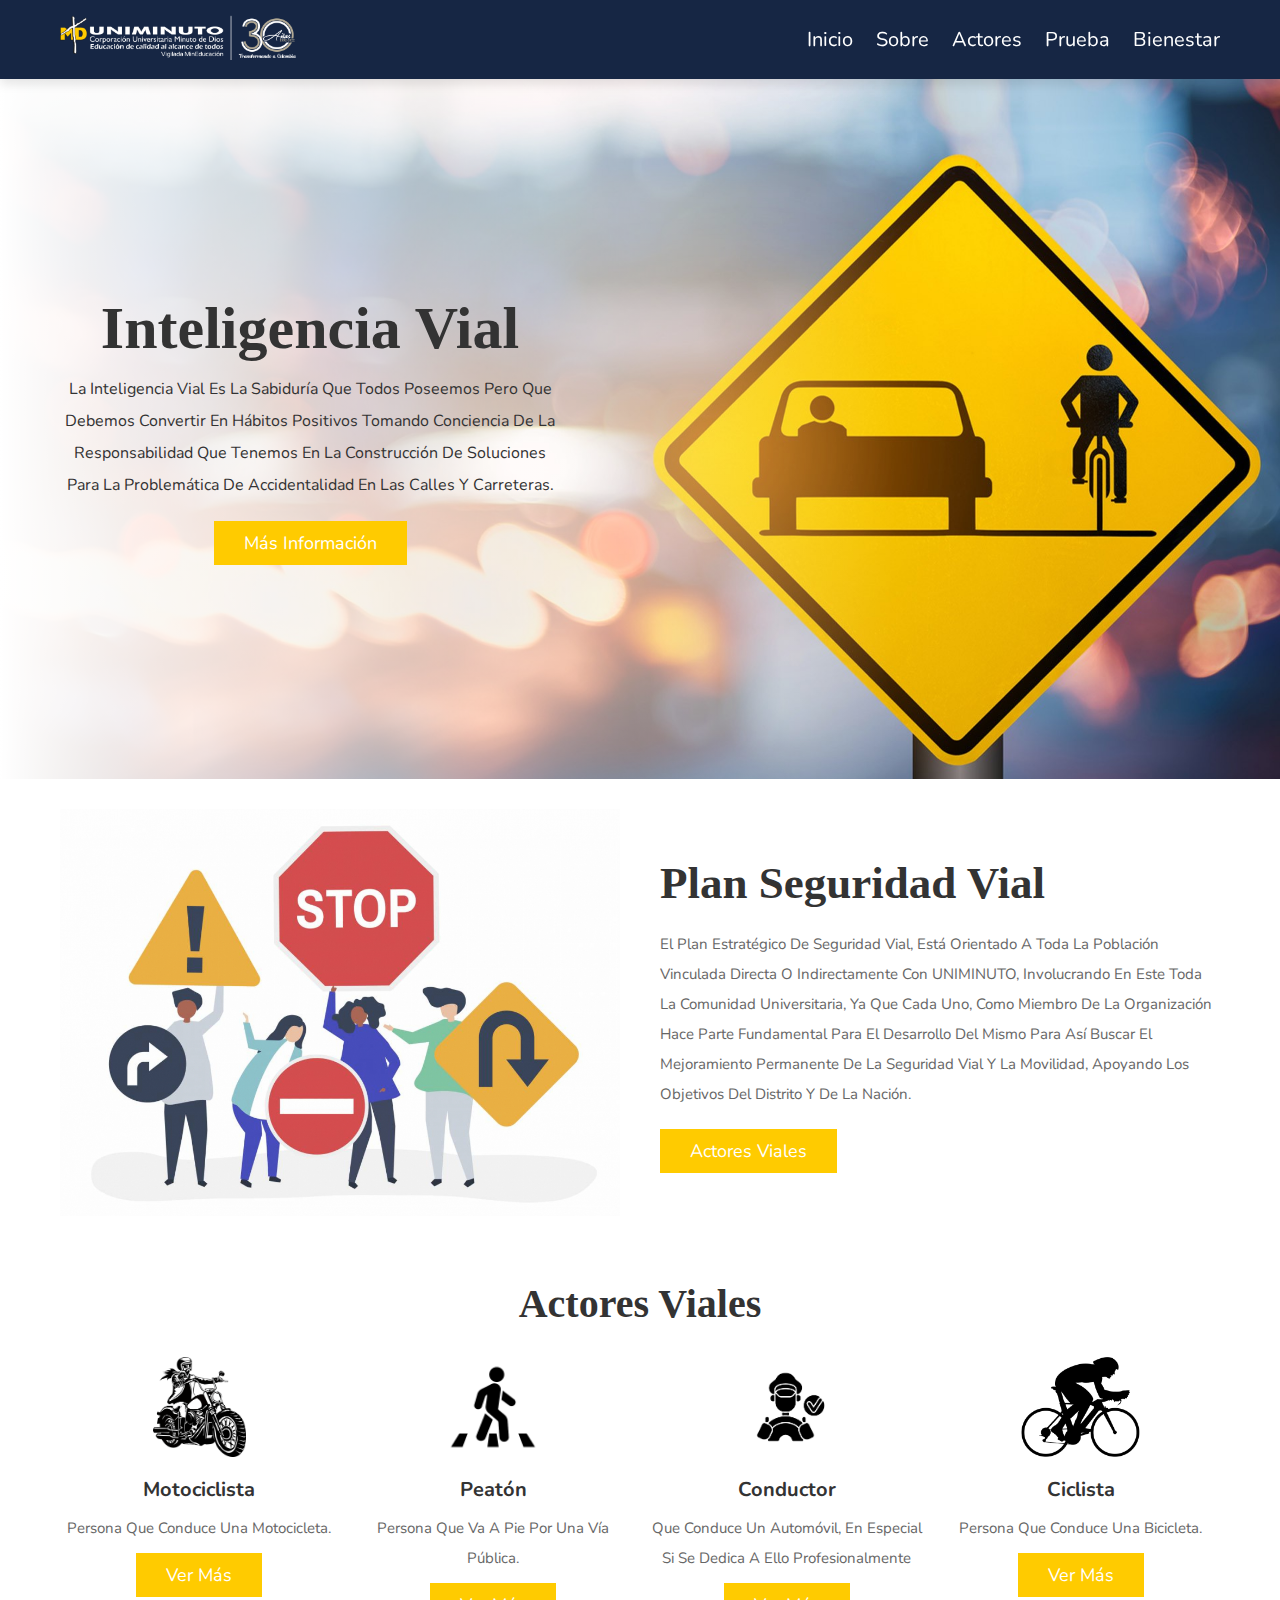
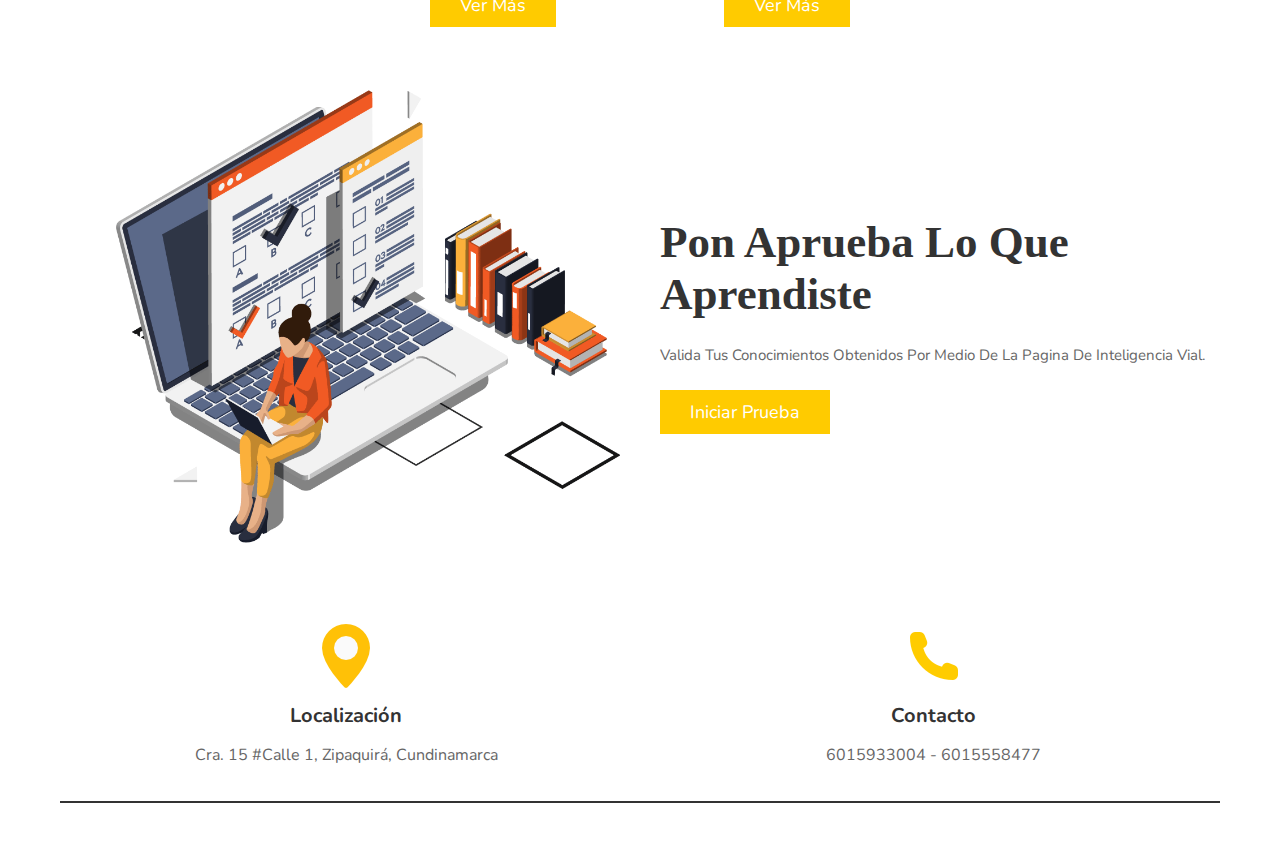
<file: index.html>
<!DOCTYPE html>
<html lang="en">
<head>
   <meta charset="UTF-8">
   <meta http-equiv="X-UA-Compatible" content="IE=edge">
   <meta name="viewport" content="width=device-width, initial-scale=1.0">
   <title>Inteligencia Vial</title>

   <link rel="stylesheet" href="https://cdnjs.cloudflare.com/ajax/libs/font-awesome/6.1.1/css/all.min.css">


   <link rel="stylesheet" href="estilos/style.css">

</head>
<body>
   


<header class="header">

   <section class="flex">

      <a href="#home" class="logo"><img src="imagenes/logo.png" alt=""></a>

      <nav class="navbar">
         <a href="#home">Inicio</a>
         <a href="#about">Sobre</a>
         <a href="#facility">Actores</a>
         <a href="#gallery">Prueba</a>
         <a href="#bien">Bienestar</a>
      </nav>

      <div id="menu-btn" class="fas fa-bars"></div>

   </section>

</header>



<div class="home-bg">

   <section class="home" id="home">

      <div class="content">
         <h3>Inteligencia Vial</h3>
         <p>La inteligencia vial es la sabiduría que todos poseemos pero que debemos convertir en hábitos positivos tomando conciencia de la responsabilidad que tenemos en la construcción de soluciones para la problemática de accidentalidad en las calles y carreteras.</p>
         <a href="#about" class="btn">Más Información</a>
      </div>

   </section>

</div>


<section class="about" id="about">

   <div class="image">
      <img src="imagenes/plan.jpg" alt="">
   </div>

   <div class="content">
      <h3>Plan Seguridad Vial</h3>
      <p>El Plan Estratégico de Seguridad Vial, está orientado a toda la población vinculada directa o
      indirectamente con UNIMINUTO, involucrando en este toda la comunidad universitaria, ya
      que cada uno, como miembro de la organización hace parte fundamental para el desarrollo
      del mismo para así buscar el mejoramiento permanente de la seguridad vial y la movilidad,
      apoyando los objetivos del distrito y de la nación.</p>
      <a href="#facility" class="btn">Actores Viales</a>
   </div>

</section>


<section class="facility" id="facility">

   <div class="heading">
   
      <h3>Actores Viales</h3>
   </div>

   <div class="box-container">

      <div class="box">
         <img src="imagenes/icon-1.jpg" alt="">
         <h3>Motociclista</h3>
         <p>Persona que conduce una motocicleta. </p>
         <a href="paneles/motociclista.html" class="btn">Ver Más</a>
      </div>

      <div class="box">
         <img src="imagenes/icon-2.jpg" alt="">
         <h3>Peatón</h3>
         <p>Persona que va a pie por una vía pública.</p>
         <a href="paneles/peaton.html" class="btn">Ver Más</a>
      </div>

      <div class="box">
         <img src="imagenes/icon-3.jpg" alt="">
         <h3>Conductor</h3>
         <p>Que conduce un automóvil, en especial si se dedica a ello profesionalmente</p>
         <a href="paneles/conductor.html" class="btn">Ver Más</a>
      </div>

      <div class="box">
         <img src="imagenes/icon-4.png" alt="">
         <h3>Ciclista</h3>
         <p>Persona que conduce una bicicleta. </p>
         <a href="paneles/ciclista.html" class="btn">Ver Más</a>
      </div>

   </div>

</section>



<section class="about" id="gallery">

   <div class="image">
      <img src="imagenes/prueba.png" alt="">
   </div>

   <div class="content">
      <h3>Pon Aprueba Lo que Aprendiste</h3>
      <p>Valida tus conocimientos obtenidos por medio de la pagina de inteligencia vial.</p>
      <a href="https://view.genial.ly/6366cbcaef2a8b0013629e55/interactive-content-quizpaginawebinteligenciavial" class="btn">Iniciar Prueba</a>
   </div>

</section>



<section class="footer" id="bien">

   <div class="box-container">

      <div class="box">
         <img src="imagenes/localizacion.png" alt="">
         <h3>Localización</h3>
         <p> Cra. 15 #Calle 1, Zipaquirá, Cundinamarca</p>
      </div>

      <div class="box">
         <img src="imagenes/llamar.png" alt="">
         <h3>Contacto</h3>
         <p>6015933004 - 6015558477</p>
      </div>

   </div>

   <div class="credit">  </div>

</section>


<script src="menu/script.js"></script>

</body>
</html>
</file>
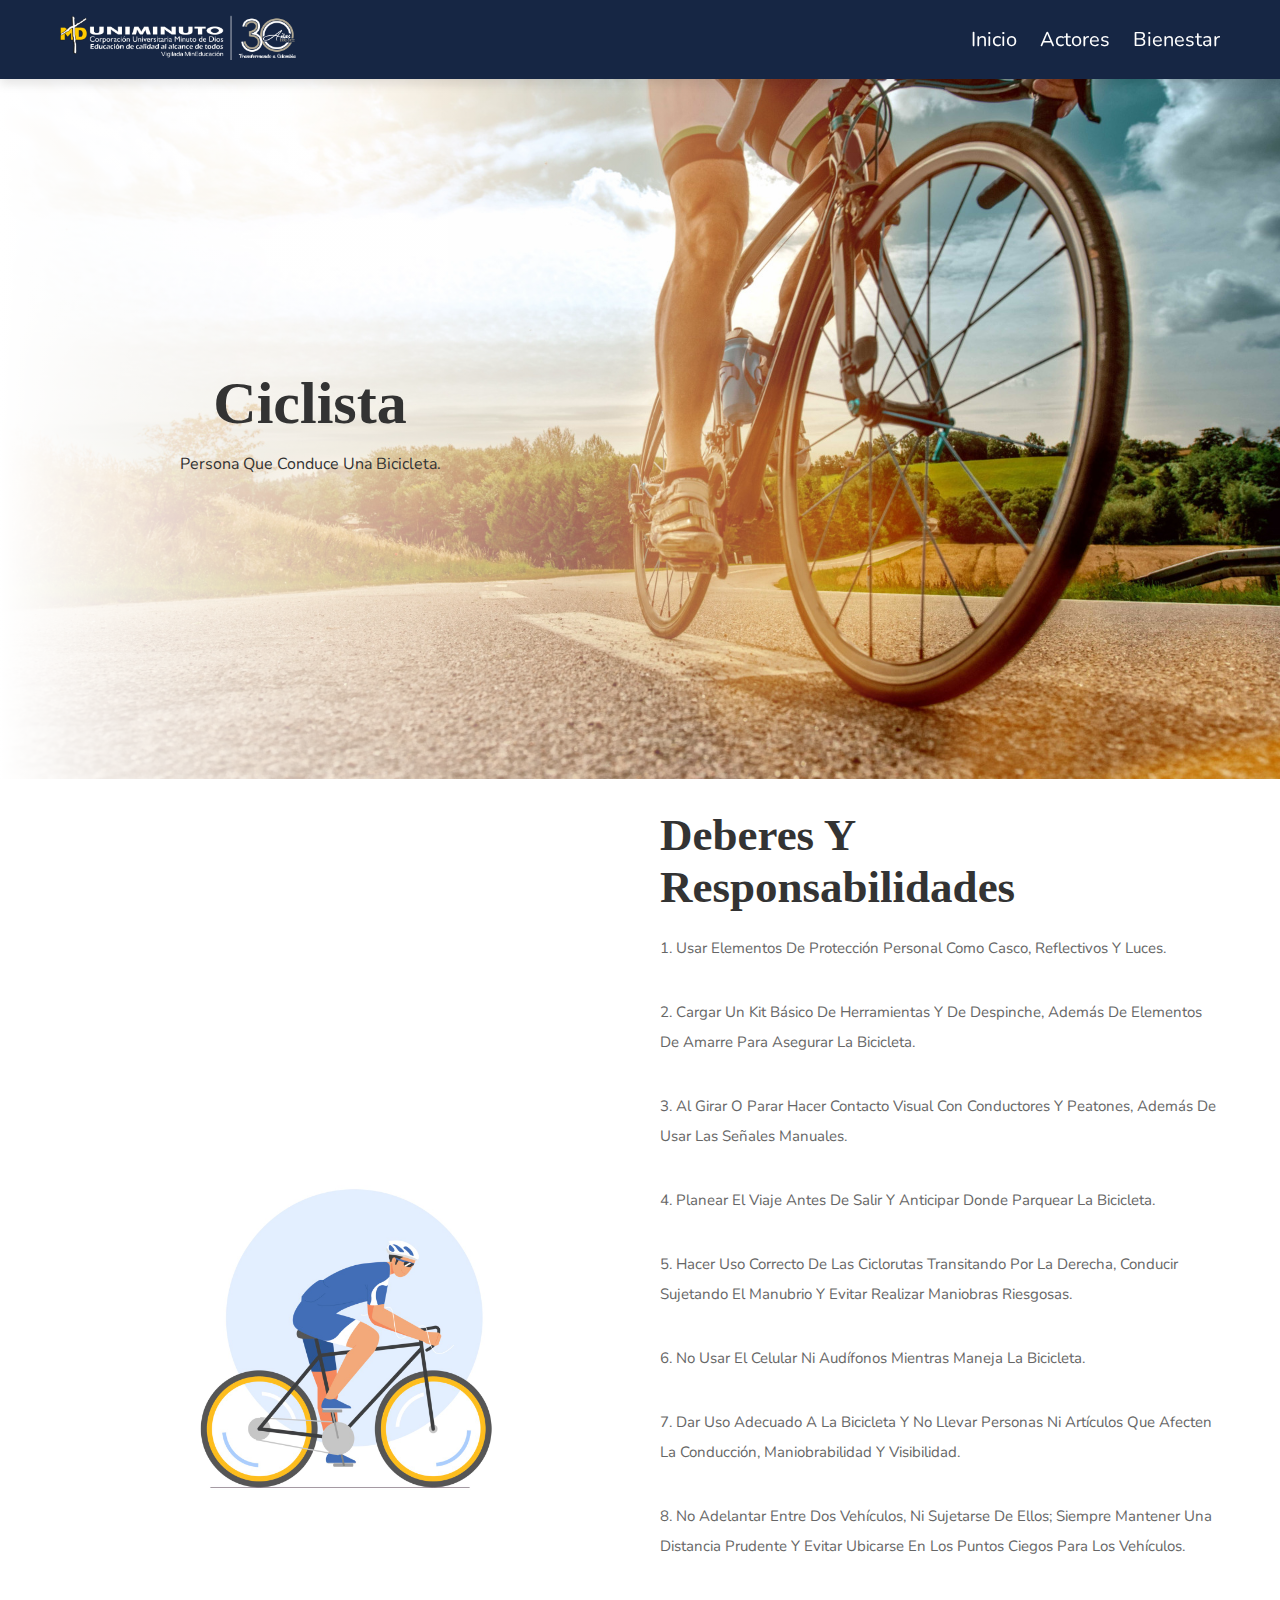
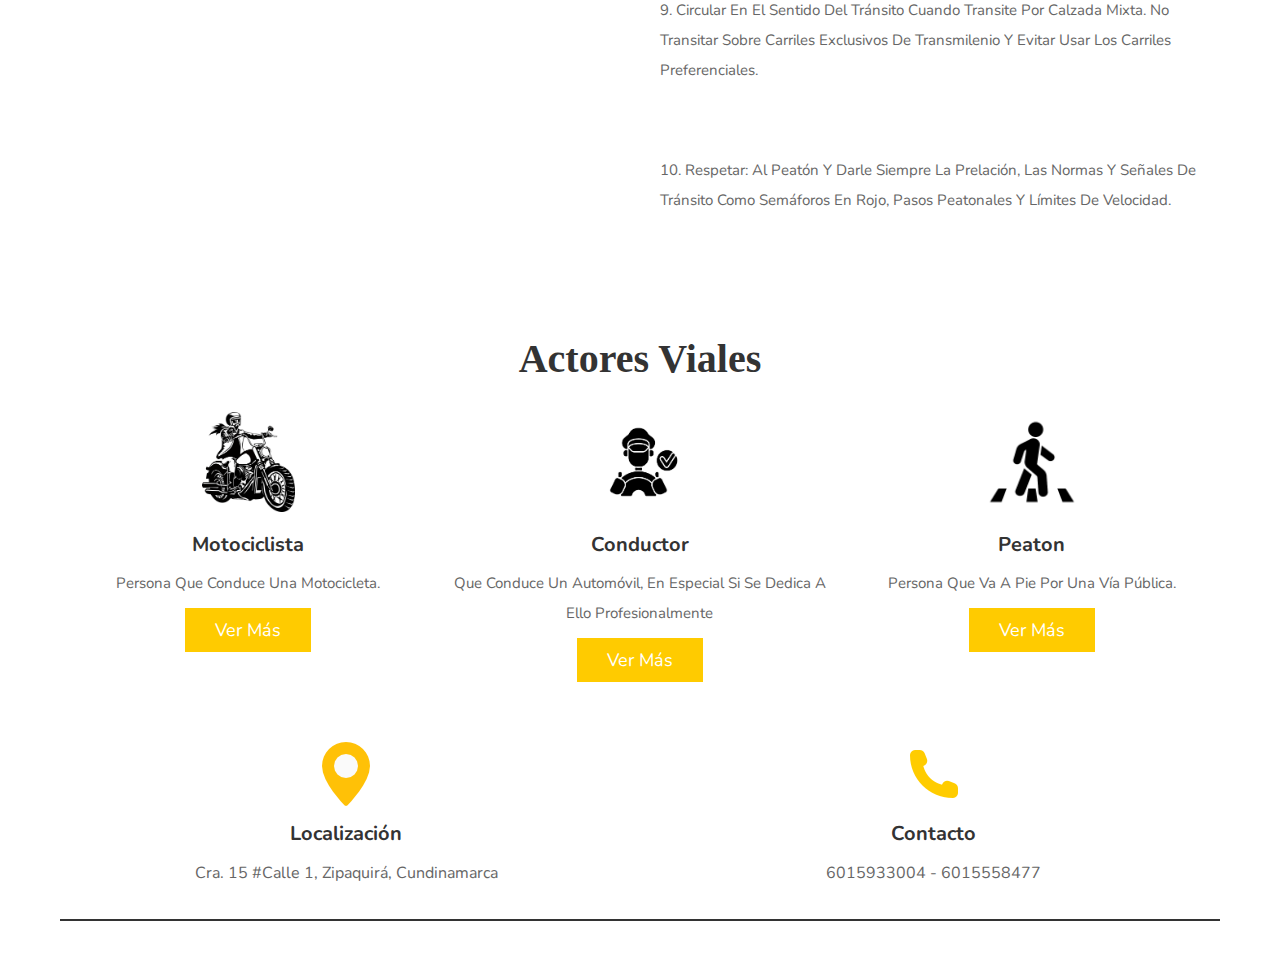
<file: paneles/ciclista.html>
<!DOCTYPE html>
<html lang="en">
<head>
   <meta charset="UTF-8">
   <meta http-equiv="X-UA-Compatible" content="IE=edge">
   <meta name="viewport" content="width=device-width, initial-scale=1.0">
   <title>Inteligencia Vial</title>


   <link rel="stylesheet" href="https://cdnjs.cloudflare.com/ajax/libs/font-awesome/6.1.1/css/all.min.css">


   <link rel="stylesheet" href="../estilos/style.css">

</head>
<body>
   

<header class="header">

  <section class="flex">

      <a href="../index.html" class="logo"><img src="../imagenes/logo.png" alt=""></a>

      <nav class="navbar">
         <a href="../index.html">Inicio</a>
         <a href="#facility">Actores</a>
         <a href="#bien">Bienestar</a>
      </nav>

      <div id="menu-btn" class="fas fa-bars"></div>

   </section>


</header>


<div class="home-bgciclista">

   <section class="home" id="home">

      <div class="content">
         <h3>Ciclista</h3>
        <p>Persona que conduce una bicicleta.</p>

   </section>

</div>


<section class="about" id="about">

   <div class="image">
      <img src="../imagenes/ciclista.jpg" alt="">
   </div>

   <div class="content">
      <h3>Deberes y Responsabilidades</h3>
      <p>1. Usar elementos de protección personal como casco, reflectivos y luces.</p>
      <br>
      <p>2. Cargar un kit básico de herramientas y de despinche, además de elementos de amarre para asegurar la bicicleta.</p>
      <br>
      <p>3. Al girar o parar hacer contacto visual con conductores y peatones, además de usar las señales manuales.</p>
      <br>
      <p>4. Planear el viaje antes de salir y anticipar donde parquear la bicicleta.</p>
      <br>
      <p>5. Hacer uso correcto de las ciclorutas transitando por la derecha, conducir sujetando el manubrio y evitar realizar maniobras riesgosas.</p>
      <br>
      <p>6. No usar el celular ni audífonos mientras maneja la bicicleta.</p>
      <br>
      <p>7. Dar uso adecuado a la bicicleta y no llevar personas ni artículos que afecten la conducción, maniobrabilidad y visibilidad.</p>
      <br>
      <p>8. No adelantar entre dos vehículos, ni sujetarse de ellos; siempre mantener una distancia prudente y evitar ubicarse en los puntos ciegos para los vehículos.</p>
      <br>
      <p>9. Circular en el sentido del tránsito cuando transite por calzada mixta. No transitar sobre carriles exclusivos de Transmilenio y evitar usar los carriles preferenciales.<p>
      <br> 
      <p>10.   Respetar: al peatón y darle siempre la prelación, las normas y señales de tránsito como semáforos en rojo, pasos peatonales y límites de velocidad.<p>
      <br>         
      </div>


</section>

     

<section class="facility" id="facility">

   <div class="heading">
   
      <h3>Actores Viales</h3>
   </div>

   <div class="box-container">


      <div class="box">
         <img src="../imagenes/icon-1.jpg" alt="">
         <h3>Motociclista</h3>
         <p>Persona que conduce una motocicleta. </p>
         <a href="motociclista.html" class="btn">Ver Más</a>
      </div>

      <div class="box">
         <img src="../imagenes/icon-3.jpg" alt="">
         <h3>Conductor</h3>
         <p> Que conduce un automóvil, en especial si se dedica a ello profesionalmente</p>
         <a href="conductor.html" class="btn">Ver Más</a>
      </div>

      <div class="box">
         <img src="../imagenes/icon-2.jpg" alt="">
         <h3>Peaton</h3>
         <p>Persona que va a pie por una vía pública.</p>
         <a href="peaton.html" class="btn">Ver Más</a>
      </div>

   </div>

</section>



<section class="footer" id="bien">

   <div class="box-container">

      <div class="box">
         <img src="../imagenes/localizacion.png" alt="">
         <h3>Localización</h3>
         <p> Cra. 15 #Calle 1, Zipaquirá, Cundinamarca</p>
      </div>

      <div class="box">
         <img src="../imagenes/llamar.png" alt="">
         <h3>Contacto</h3>
         <p>6015933004 - 6015558477</p>
      </div>

   </div>

   <div class="credit">  </div>

</section>


<script src="../menu/script.js"></script>

</body>
</html>
</file>
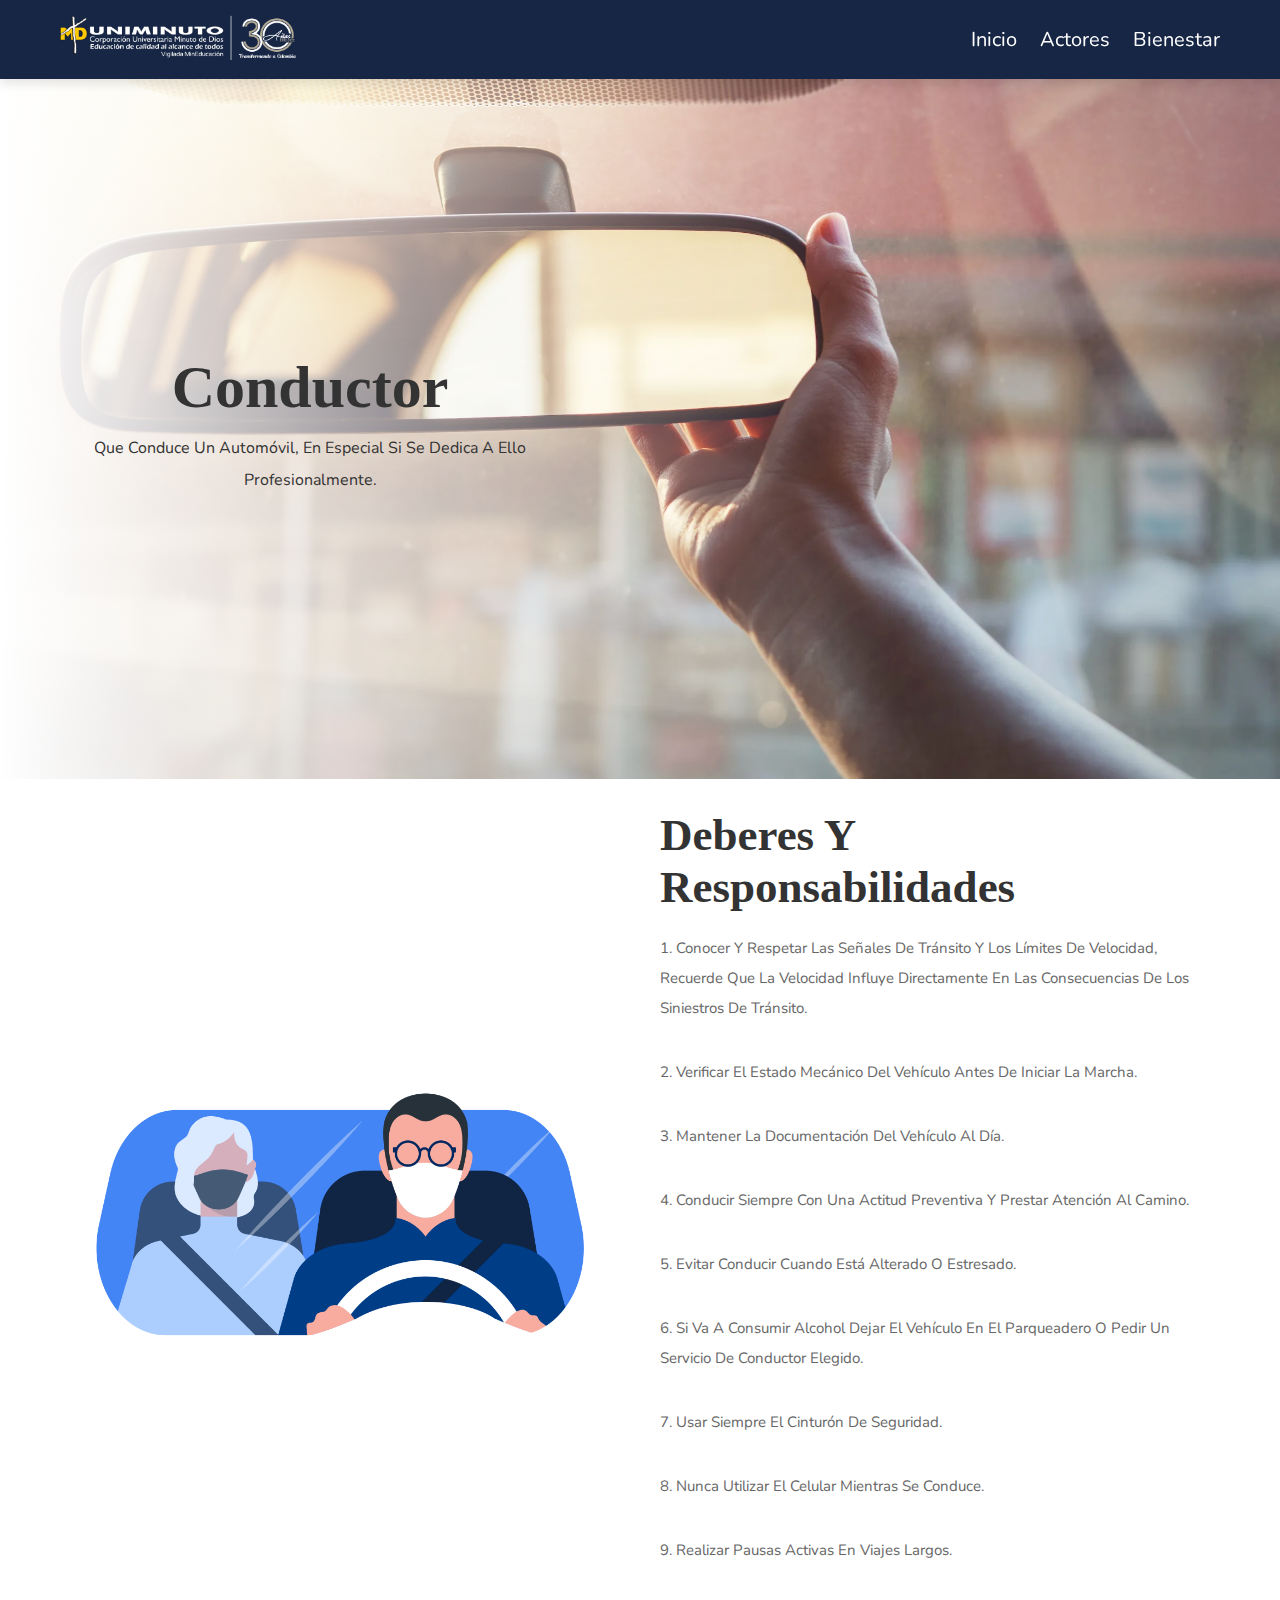
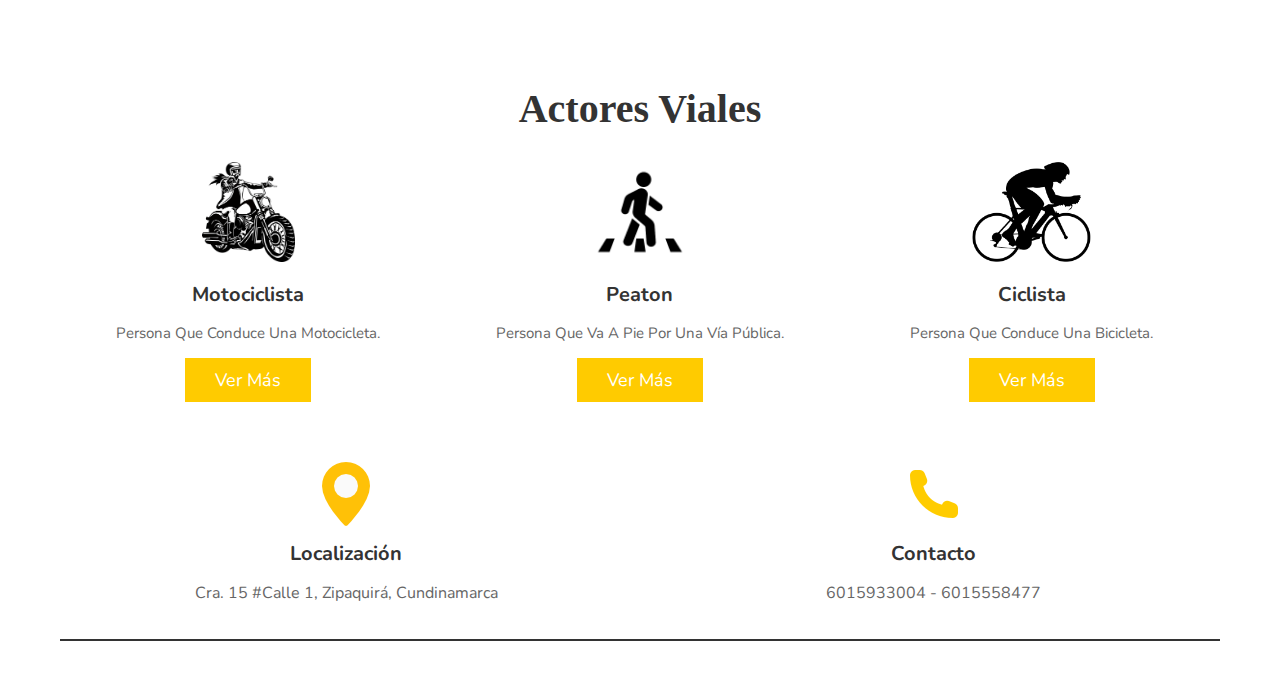
<file: paneles/conductor.html>
<!DOCTYPE html>
<html lang="en">
<head>
   <meta charset="UTF-8">
   <meta http-equiv="X-UA-Compatible" content="IE=edge">
   <meta name="viewport" content="width=device-width, initial-scale=1.0">
   <title>Inteligencia Vial</title>


   <link rel="stylesheet" href="https://cdnjs.cloudflare.com/ajax/libs/font-awesome/6.1.1/css/all.min.css">


   <link rel="stylesheet" href="../estilos/style.css">

</head>
<body>
   

<header class="header">

  <section class="flex">

      <a href="../index.html" class="logo"><img src="../imagenes/logo.png" alt=""></a>

      <nav class="navbar">
         <a href="../index.html">Inicio</a>
         <a href="#facility">Actores</a>
         <a href="#bien">Bienestar</a>
      </nav>

      <div id="menu-btn" class="fas fa-bars"></div>

   </section>


</header>


<div class="home-bgconductor">

   <section class="home" id="home">

      <div class="content">
         <h3>Conductor</h3>
        <p>Que conduce un automóvil, en especial si se dedica a ello profesionalmente.</p>

   </section>

</div>


<section class="about" id="about">

   <div class="image">
      <img src="../imagenes/conductor.png" alt="">
   </div>

   <div class="content">
      <h3>Deberes y Responsabilidades</h3>
      <p>1. Conocer y respetar las señales de tránsito y los límites de velocidad, recuerde que la velocidad influye directamente en las consecuencias de los siniestros de tránsito.</p>
      <br>
      <p>2. Verificar el estado mecánico del vehículo antes de iniciar la marcha.</p>
      <br>
      <p>3. Mantener la documentación del vehículo al día.</p>
      <br>
      <p>4. Conducir siempre con una actitud preventiva y prestar atención al camino.</p>
      <br>
      <p>5. Evitar conducir cuando está alterado o estresado.</p>
      <br>
      <p>6. Si va a consumir alcohol dejar el vehículo en el parqueadero o pedir un servicio de conductor elegido.</p>
      <br>
      <p>7. Usar siempre el cinturón de seguridad.</p>
      <br>
      <p>8. Nunca utilizar el celular mientras se conduce.</p>
      <br>
      <p>9. Realizar pausas activas en viajes largos.<p>
      <br>         
      </div>


</section>

     

<section class="facility" id="facility">

   <div class="heading">
   
      <h3>Actores Viales</h3>
   </div>

   <div class="box-container">


      <div class="box">
         <img src="../imagenes/icon-1.jpg" alt="">
         <h3>Motociclista</h3>
         <p>Persona que conduce una motocicleta. </p>
         <a href="motociclista.html" class="btn">Ver Más</a>
      </div>

      <div class="box">
         <img src="../imagenes/icon-2.jpg" alt="">
         <h3>Peaton</h3>
         <p> Persona que va a pie por una vía pública.</p>
         <a href="peaton.html" class="btn">Ver Más</a>
      </div>

      <div class="box">
         <img src="../imagenes/icon-4.png" alt="">
         <h3>Ciclista</h3>
         <p>Persona que conduce una bicicleta.</p>
         <a href="ciclista.html" class="btn">Ver Más</a>
      </div>

   </div>

</section>



<section class="footer" id="bien">

   <div class="box-container">

      <div class="box">
         <img src="../imagenes/localizacion.png" alt="">
         <h3>Localización</h3>
         <p> Cra. 15 #Calle 1, Zipaquirá, Cundinamarca</p>
      </div>

      <div class="box">
         <img src="../imagenes/llamar.png" alt="">
         <h3>Contacto</h3>
         <p>6015933004 - 6015558477</p>
      </div>

   </div>

   <div class="credit">  </div>

</section>


<script src="../menu/script.js"></script>

</body>
</html>
</file>
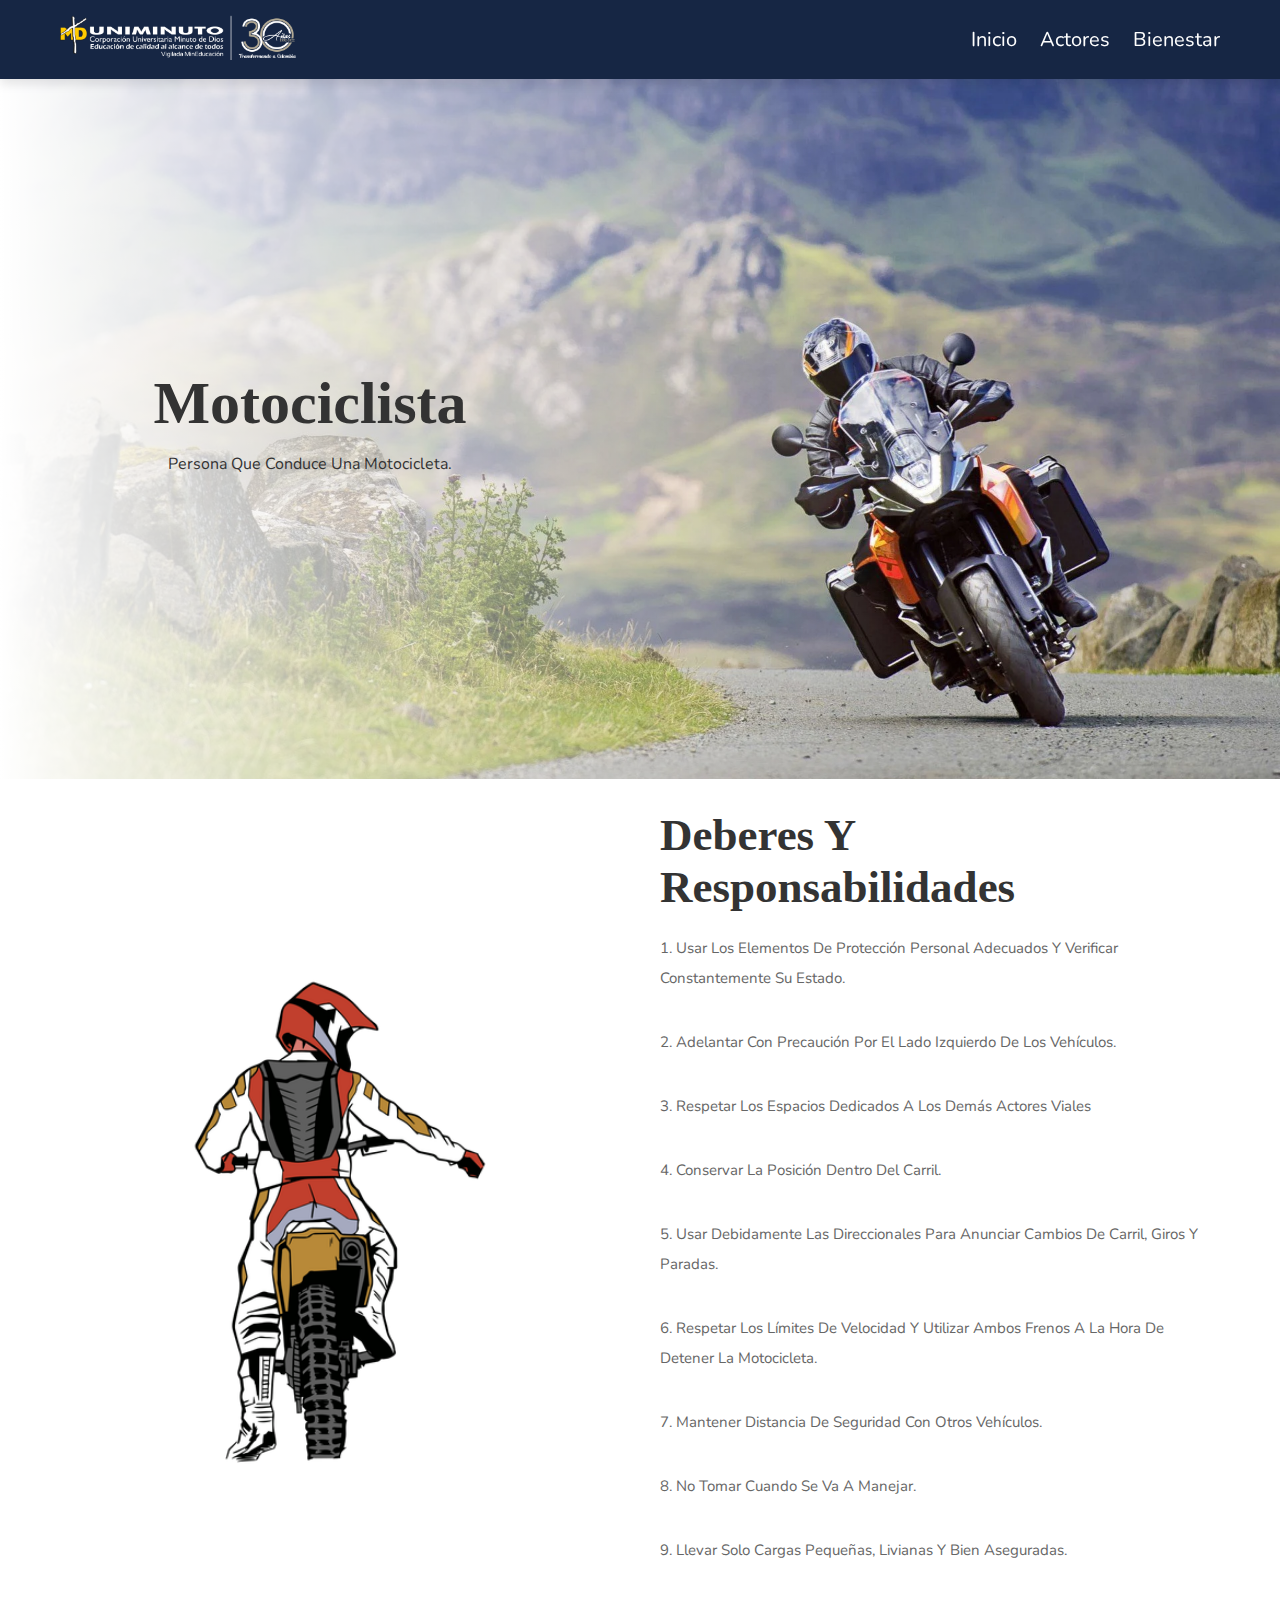
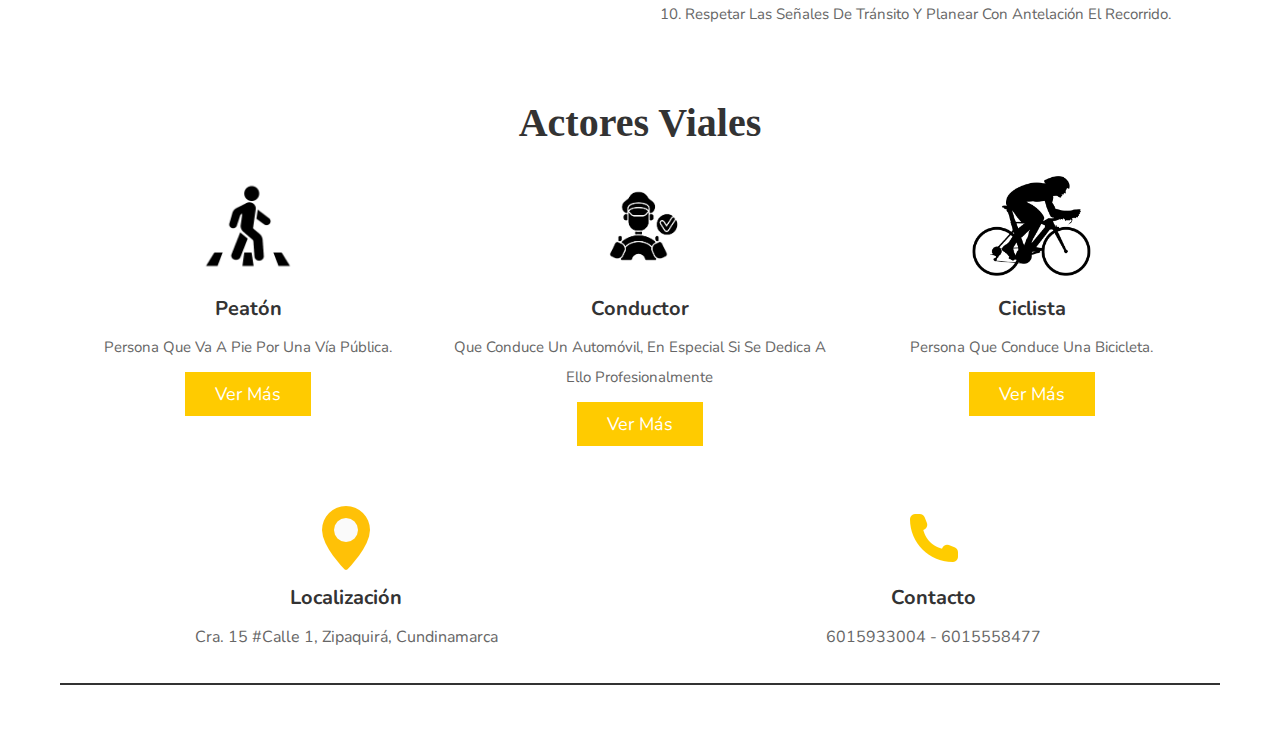
<file: paneles/motociclista.html>
<!DOCTYPE html>
<html lang="en">
<head>
   <meta charset="UTF-8">
   <meta http-equiv="X-UA-Compatible" content="IE=edge">
   <meta name="viewport" content="width=device-width, initial-scale=1.0">
   <title>Inteligencia Vial</title>

   <link rel="stylesheet" href="https://cdnjs.cloudflare.com/ajax/libs/font-awesome/6.1.1/css/all.min.css">

   <link rel="stylesheet" href="../estilos/style.css">

</head>
<body>
   

<header class="header">

   <section class="flex">

      <a href="../index.html" class="logo"><img src="../imagenes/logo.png" alt=""></a>

      <nav class="navbar">
         <a href="../index.html">Inicio</a>
         <a href="#facility">Actores</a>
         <a href="#bien">Bienestar</a>
      </nav>

      <div id="menu-btn" class="fas fa-bars"></div>

   </section>

</header>


<div class="home-bgmoto">

   <section class="home" id="home">

      <div class="content">
         <h3>Motociclista</h3>
         <p>Persona que conduce una motocicleta. </p>
         
         
      </div>

   </section>

</div>



<section class="about" id="about">

   <div class="image">
      <img src="../imagenes/motociclista.png" alt="">
   </div>

   <div class="content">
      <h3>Deberes y Responsabilidades</h3>
      <p>1. Usar los elementos de protección personal adecuados y verificar constantemente su estado.</p>
      <br>
      <p>2. Adelantar con precaución por el lado izquierdo de los vehículos.</p>
      <br>
      <p>3. Respetar los espacios dedicados a los demás actores viales</p>
      <br>
      <p>4. Conservar la posición dentro del carril.</p>
      <br>
      <p>5. Usar debidamente las direccionales para anunciar cambios de carril, giros y paradas.</p>
      <br>
      <p>6. Respetar los límites de velocidad y utilizar ambos frenos a la hora de detener la motocicleta.</p>
      <br>
      <p>7. Mantener distancia de seguridad con otros vehículos.</p>
      <br>
      <p>8. No tomar cuando se va a manejar.</p>
      <br>
      <p>9. Llevar solo cargas pequeñas, livianas y bien aseguradas.</p>
      <br>
      <p>10.   Respetar las señales de tránsito y planear con antelación el recorrido.</p>
   </div>



</section>

     

<section class="facility" id="facility">

   <div class="heading">
   
      <h3>Actores Viales</h3>
   </div>

   <div class="box-container">


      <div class="box">
         <img src="../imagenes/icon-2.jpg" alt="">
         <h3>Peatón</h3>
         <p>Persona que va a pie por una vía pública.</p>
         <a href="peaton.html" class="btn">Ver Más</a>
      </div>

      <div class="box">
         <img src="../imagenes/icon-3.jpg" alt="">
         <h3>Conductor</h3>
         <p>Que conduce un automóvil, en especial si se dedica a ello profesionalmente</p>
         <a href="conductor.html" class="btn">Ver Más</a>
      </div>

      <div class="box">
         <img src="../imagenes/icon-4.png" alt="">
         <h3>Ciclista</h3>
         <p>Persona que conduce una bicicleta. </p>
         <a href="ciclista.html" class="btn">Ver Más</a>
      </div>

   </div>

</section>



<section class="footer" id="bien">

   <div class="box-container">

      <div class="box">
         <img src="../imagenes/localizacion.png" alt="">
         <h3>Localización</h3>
         <p> Cra. 15 #Calle 1, Zipaquirá, Cundinamarca</p>
      </div>

      <div class="box">
         <img src="../imagenes/llamar.png" alt="">
         <h3>Contacto</h3>
         <p>6015933004 - 6015558477</p>
      </div>

   </div>

   <div class="credit"> </div>

</section>


<script src="../menu/script.js"></script>

</body>
</html>
</file>
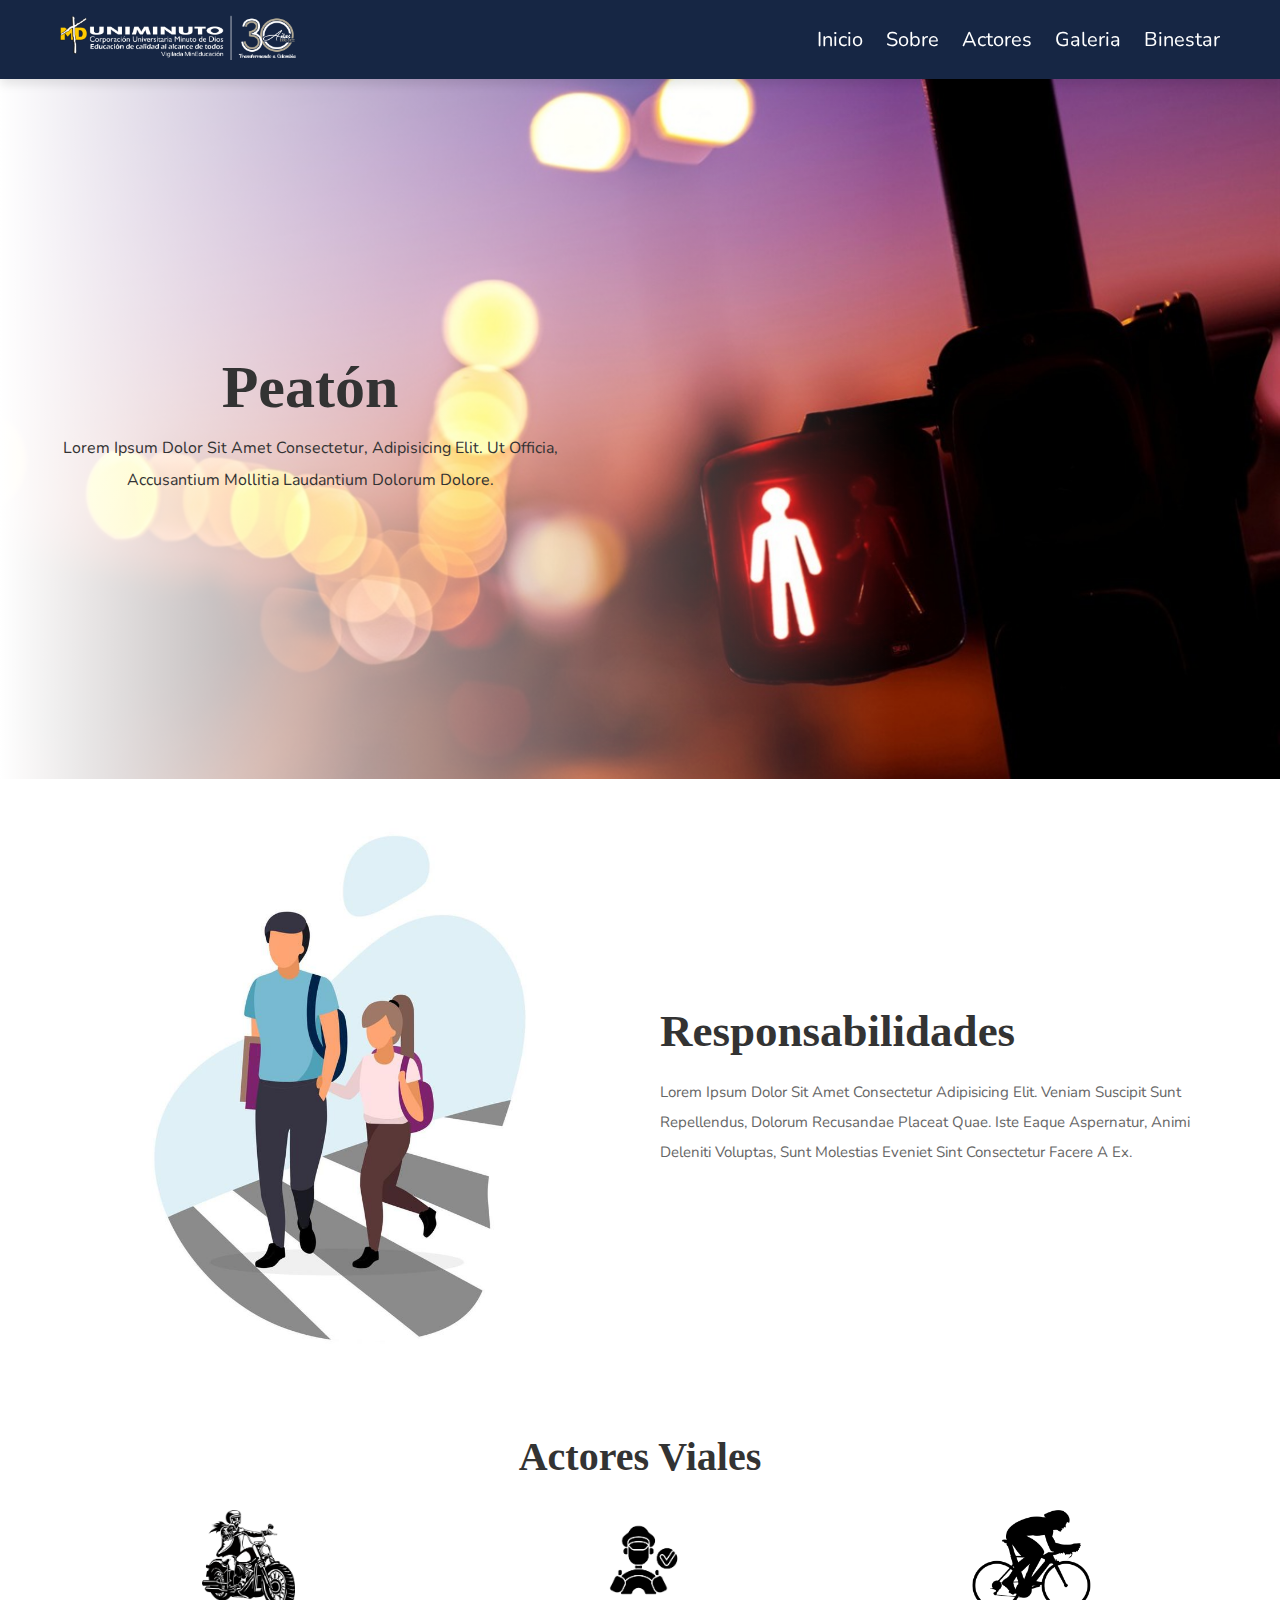
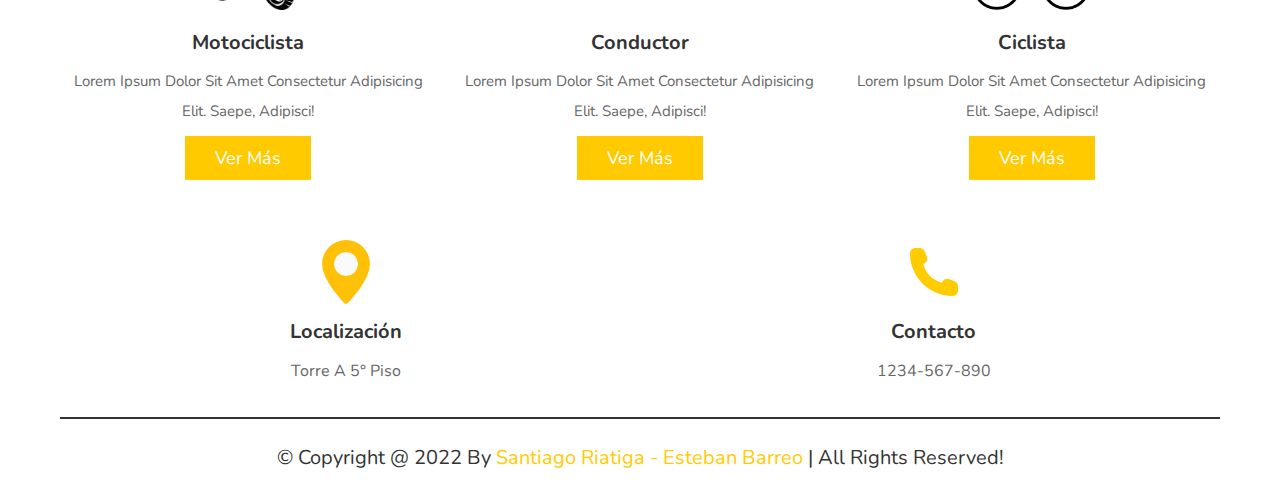
<file: paneles/peaton.html>
<!DOCTYPE html>
<html lang="en">
<head>
   <meta charset="UTF-8">
   <meta http-equiv="X-UA-Compatible" content="IE=edge">
   <meta name="viewport" content="width=device-width, initial-scale=1.0">
   <title>Inteligencia Vial</title>

   <!-- font awesome cdn link  -->
   <link rel="stylesheet" href="https://cdnjs.cloudflare.com/ajax/libs/font-awesome/6.1.1/css/all.min.css">

   <!-- custom css file link  -->
   <link rel="stylesheet" href="../estilos/style.css">

</head>
<body>
   
<!-- header section starts  -->

<header class="header">

   <section class="flex">

      <a href="../index.html" class="logo"><img src="../imagenes/logo.png" alt=""></a>

      <nav class="navbar">
         <a href="#home">Inicio</a>
         <a href="#about">Sobre</a>
         <a href="#act">Actores</a>
         <a href="#gallery">Galeria</a>
         <a href="#bien">Binestar</a>
      </nav>

      <div id="menu-btn" class="fas fa-bars"></div>

   </section>

</header>


<div class="home-bgpeaton">

   <section class="home" id="home">

      <div class="content">
         <h3>Peatón</h3>
         <p>Lorem ipsum dolor sit amet consectetur, adipisicing elit. Ut officia, accusantium mollitia laudantium dolorum dolore.</p>
         
      </div>

   </section>

</div>

<!-- header section ends -->


<!-- about section starts  -->

<section class="about" id="about">

   <div class="image">
      <img src="../imagenes/peaton.jpg" alt="">
   </div>

   <div class="content">
      <h3>Responsabilidades</h3>
      <p>Lorem ipsum dolor sit amet consectetur adipisicing elit. Veniam suscipit sunt repellendus, dolorum recusandae placeat quae. Iste eaque aspernatur, animi deleniti voluptas, sunt molestias eveniet sint consectetur facere a ex.</p>
   </div>



</section>

     
<!-- about section ends -->

<!-- facility section starts  -->

<section class="facility">

   <div class="heading">
   
      <h3>Actores Viales</h3>
   </div>

   <div class="box-container">


      <div class="box">
         <img src="../imagenes/icon-1.jpg" alt="">
         <h3>Motociclista</h3>
         <p>Lorem ipsum dolor sit amet consectetur adipisicing elit. Saepe, adipisci!</p>
         <a href="#act" class="btn">Ver Más</a>
      </div>

      <div class="box">
         <img src="../imagenes/icon-3.jpg" alt="">
         <h3>Conductor</h3>
         <p>Lorem ipsum dolor sit amet consectetur adipisicing elit. Saepe, adipisci!</p>
         <a href="#act" class="btn">Ver Más</a>
      </div>

      <div class="box">
         <img src="../imagenes/icon-4.png" alt="">
         <h3>Ciclista</h3>
         <p>Lorem ipsum dolor sit amet consectetur adipisicing elit. Saepe, adipisci!</p>
         <a href="#act" class="btn">Ver Más</a>
      </div>

   </div>

</section>

<!-- facility section ends -->


<!-- gallery section starts  -->




<!-- gallery section ends -->

<!-- footer section starts  -->

<section class="footer" id="bien">

   <div class="box-container">

      <div class="box">
         <img src="../imagenes/localizacion.png" alt="">
         <h3>Localización</h3>
         <p>Torre A 5° Piso</p>
      </div>

      <div class="box">
         <img src="../imagenes/llamar.png" alt="">
         <h3>Contacto</h3>
         <p>1234-567-890</p>
      </div>

   </div>

   <div class="credit"> &copy; copyright @ 2022 by <span>Santiago Riatiga - Esteban Barreo</span> | all rights reserved! </div>

</section>

<!-- footer section ends -->


<!-- menu vista celular -->
<script src="../menu/script.js"></script>

</body>
</html>
</file>
<file: estilos/style.css>
@import url('https://fonts.googleapis.com/css2?family=Merienda+One&family=Nunito:wght@200;300;400;500;600&display=swap');

:root{
   --main-color:#FFCB00;
   --black:#333;
   --white:#fff;
   --light-color:#666;
   --border:.2rem solid var(--black);
   --box-shadow:0 .5rem 1rem rgba(0,0,0,.1);
}

*{
   font-family: 'Nunito', sans-serif;
   margin:0; padding:0;
   box-sizing: border-box;
   outline: none; border:none;
   text-decoration: none;
   text-transform: capitalize;
}



::-webkit-scrollbar{
   height: .5rem;
   width: 1rem;
}

::-webkit-scrollbar-track{
   background-color: rgb(0, 0, 0);
}

::-webkit-scrollbar-thumb{
   background-color: var(--main-color);
}

html{
   font-size: 62.5%;
   overflow-x: hidden;
   scroll-behavior: smooth;
   scroll-padding-top: 6.5rem;
}

section{
   padding:3rem 2rem;
   max-width: 1200px;
   margin:0 auto;
}

.heading{
   text-align: center;
   margin-bottom: 3rem;
}

.heading img{
   height: 4rem;
   margin-bottom: 1rem;
}

.heading h3{
   font-size:4rem;
   color:var(--black);
   font-family: 'Merienda One', cursive;
}

.btn{
   display: inline-block;
   margin-top: 1rem;
   background-color: rgb(255,203,0);
   cursor: pointer;
   color:var(--white);
   font-size: 1.8rem;
   padding:1rem 3rem;
}

.btn:hover{
   background-color: rgb(22,38,68);
}

.header{
   position: sticky;
   top:0; left: 0; right:0;
   background-color: rgb(22,38,68);
   box-shadow: var(--box-shadow);
   z-index: 1000;
}

.header .flex{
   display: flex;
   align-items: center;
   justify-content: space-between;
   position: relative;
   padding:1.5rem 2rem;
}

.header .flex .logo img{
   height: 4.5rem;
}

.header .flex .navbar a{
   margin-left: 2rem;
   font-size: 2rem;
   color:white;
}

.header .flex .navbar a:hover{
   text-decoration: underline;
   color:var(--main-color);
}

#menu-btn{
   display: none;
   font-size: 2.5rem;
   color:white;
   cursor: pointer;
}

.home-bg{
   background:linear-gradient(90deg, var(--white), transparent 70%), url(../imagenes/home-bg.jpg) no-repeat;
   background-size: cover;
   background-position: center;
}

.home-bgmoto{
   background:linear-gradient(90deg, var(--white), transparent 70%), url(../imagenes/motop.jpg) no-repeat;
   background-size: cover;
   background-position: center;
}

.home-bgpeaton{
   background:linear-gradient(90deg, var(--white), transparent 70%), url(../imagenes/peatonp.jpg) no-repeat;
   background-size: cover;
   background-position: center;
}

.home-bgconductor{
   background:linear-gradient(90deg, var(--white), transparent 70%), url(../imagenes/conductorp.jpg) no-repeat;
   background-size: cover;
   background-position: center;
}

.home-bgciclista{
   background:linear-gradient(90deg, var(--white), transparent 70%), url(../imagenes/ciclistap.jpg) no-repeat;
   background-size: cover;
   background-position: center;
}



.home-bg .home{
   min-height: 70rem;
   display: flex;
   align-items: center;
}

.home-bgmoto .home{
   min-height: 70rem;
   display: flex;
   align-items: center;
}

.home-bgpeaton .home{
   min-height: 70rem;
   display: flex;
   align-items: center;
}

.home-bgconductor .home{
   min-height: 70rem;
   display: flex;
   align-items: center;
}

.home-bgciclista .home{
   min-height: 70rem;
   display: flex;
   align-items: center;
}

.home-bg .home .content{
   width: 50rem;
   text-align: center;
}

.home-bgmoto .home .content{
   width: 50rem;
   text-align: center;
}

.home-bgpeaton .home .content{
   width: 50rem;
   text-align: center;
}

.home-bgconductor .home .content{
   width: 50rem;
   text-align: center;
}

.home-bgciclista .home .content{
   width: 50rem;
   text-align: center;
}


.home-bg .home .content h3{
   font-size: 6rem;
   color:var(--black);
   font-family: 'Merienda One', cursive;
}

.home-bgmoto .home .content h3{
   font-size: 6rem;
   color:var(--black);
   font-family: 'Merienda One', cursive;
}


.home-bgpeaton .home .content h3{
   font-size: 6rem;
   color:var(--black);
   font-family: 'Merienda One', cursive;
}

.home-bgconductor .home .content h3{
   font-size: 6rem;
   color:var(--black);
   font-family: 'Merienda One', cursive;
}

.home-bgciclista .home .content h3{
   font-size: 6rem;
   color:var(--black);
   font-family: 'Merienda One', cursive;
}


.home-bg .home .content p{
   padding:1rem 0;
   font-size: 1.6rem;
   color:var(--black);
   line-height: 2;
}


.home-bgmoto .home .content p{
   padding:1rem 0;
   font-size: 1.6rem;
   color:var(--black);
   line-height: 2;
} 

.home-bgpeaton .home .content p{
   padding:1rem 0;
   font-size: 1.6rem;
   color:var(--black);
   line-height: 2;
} 

.home-bgconductor .home .content p{
   padding:1rem 0;
   font-size: 1.6rem;
   color:var(--black);
   line-height: 2;
} 

.home-bgciclista .home .content p{
   padding:1rem 0;
   font-size: 1.6rem;
   color:var(--black);
   line-height: 2;
} 

.about{
   display: flex;
   align-items: center;
   flex-wrap: wrap;
   gap:4rem;
}

.about .image{
   flex:1 1 40rem;
}

.about .image img{
   width: 100%;
}

.about .content{
   flex:1 1 40rem;
}

.about .content h3{
   font-size: 4.5rem;
   color:var(--black);
   font-family: 'Merienda One', cursive;
   padding-bottom: 1rem;
}

.about .content p{
   padding:1rem 0;
   line-height: 2;
   color:var(--light-color);
   font-size: 1.5rem;
}

.facility .box-container{
   display: grid;
   grid-template-columns: repeat(auto-fit, minmax(27rem, 1fr));
   gap:1.5rem;
   align-items: flex-start;
}

.facility .box-container .box{
   text-align: center;
}


.facility .box-container .box img{
   height: 10rem;
   margin-bottom: .5rem;
}

.facility .box-container .box h3{
   font-size: 2rem;
   color:var(--black);
   margin:1rem 0;
}

.facility .box-container .box p{
   line-height: 2;
   font-size: 1.5rem;
   color:var(--light-color);
}

.menu .box-container{
   display: grid;
   grid-template-columns: repeat(auto-fit, 30rem);
   gap:2rem;
   align-items: flex-start;
   justify-content: center;
}

.menu .box-container .box{
   text-align: center;
}

.menu .box-container .box img{
   width: 100%;
   margin-bottom: 1rem;
}

.menu .box-container .box h3{
   font-size: 2rem;
   color:var(--black);
}

.gallery .box-container{
   display: grid;
   grid-template-columns: repeat(auto-fit, 33rem);
   gap:1.5rem;
   justify-content: center;
}

.gallery .box-container img{
   height: 100%;
   width: 100%;
   object-fit: cover;
}

.team .box-container{
   display: grid;
   grid-template-columns: repeat(auto-fit, 33rem);
   gap:1.5rem;
   justify-content: center;
}

.team .box-container .box{
   text-align: center;
}

.team .box-container .box img{
   width: 100%;
   object-fit: cover;
   margin-bottom: .5rem;
}

.team .box-container .box h3{
   font-size: 2rem;
   color:var(--black);
}

.contact .row{
   display: flex;
   align-items: center;
   flex-wrap: wrap;
   gap:2rem;
}

.contact .row .image{
   flex:1 1 50rem;
}

.contact .row .image img{
   width: 100%;
}

.contact .row form{
   flex:1 1 30rem;
   border:var(--border);
   padding:2rem;
   text-align: center;
}

.contact .row form h3{
   font-size: 2.5rem;
   margin-bottom: 1rem;
   color:var(--black);
}

.contact .row form .box{
   width: 100%;
   padding:1.4rem;
   font-size: 1.8rem;
   color:var(--black);
   border:var(--border);
   margin:1rem 0;
}

.footer .box-container{
   display: grid;
   grid-template-columns: repeat(auto-fit, minmax(27rem, 1fr));
   gap:1.5rem;
   align-items: flex-start;
}

.footer .box-container .box{
   text-align: center;
}

.footer .box-container .box i{
   font-size: 2.5rem;
   line-height: 6rem;
   height: 6rem;
   width: 6rem;
   border-radius: 50%;
   background-color: var(--main-color);
   color:var(--white);
   margin-bottom: 1rem;
}

.footer .box-container .box h3{
   margin:1rem 0;
   font-size: 2rem;
   color:var(--black);
}

.footer .box-container .box p{
   line-height: 2;
   font-size: 1.6rem;
   color:var(--light-color);
}

.footer .credit{
   text-align: center;
   margin-top: 3rem;
   padding-top: 2.5rem;
   border-top: var(--border);
   font-size: 2rem;
   color:var(--black);
   /* padding-bottom: 7rem; */
}

.footer .credit span{
   color:var(--main-color);
}










/* media queries  */

@media (max-width:991px){

   html{
      font-size: 55%;
   }

}

@media (max-width:768px){

   #menu-btn{
      display: inline-block;
      transition: .2s linear;
   }

   #menu-btn.fa-times{
      transform: rotate(180deg);
   }

   .header .flex .navbar{
      position: absolute;
      top:99%; left:0; right:0;
      background-color: rgb(22, 38, 68);
      border-top: var(--border);
      border-bottom: var(--border);
      clip-path: polygon(0 0, 100% 0, 100% 0, 0 0);
      transition: .2s linear;
   }

   .header .flex .navbar.active{
      clip-path: polygon(0 0, 100% 0, 100% 100%, 0% 100%);
   }

   .header .flex .navbar a{
      display: block;
      margin:2rem;
   }

   .home-bg{
      background-position: left;
   }

   .home-bgmoto{
      background-position: left;
   }

   .home-bgpeaton{
      background-position: left;
   }

   .home-bgconductor{
      background-position: left;
   }

    .home-bgciclista{
      background-position: left;
   }

   .home-bg .home{
      justify-content: center;
   }

   .home-bgmoto .home{
      justify-content: center;
   }

   .home-bgpeaton .home{
      justify-content: center;
   }

   .home-bgconductor .home{
      justify-content: center;
   }

   .home-bgciclista .home{
      justify-content: center;
   }

   .home-bg .home .content h3{
      font-size: 4rem;
   }

   .home-bgmoto .home .content h3{
      font-size: 4rem;
   }

   .home-bgpeaton .home .content h3{
      font-size: 4rem;
   }

   .home-bgconductor .home .content h3{
      font-size: 4rem;
   }

   .home-bgciclista .home .content h3{
      font-size: 4rem;
   }

   .about .content h3{
      font-size: 3rem;
   }

}

@media (max-width:450px){

   html{
      font-size: 50%;
   }

   .heading img{
      height: 3rem;
   }

   .heading h3{
      font-size: 3rem;
   }

}
</file>
